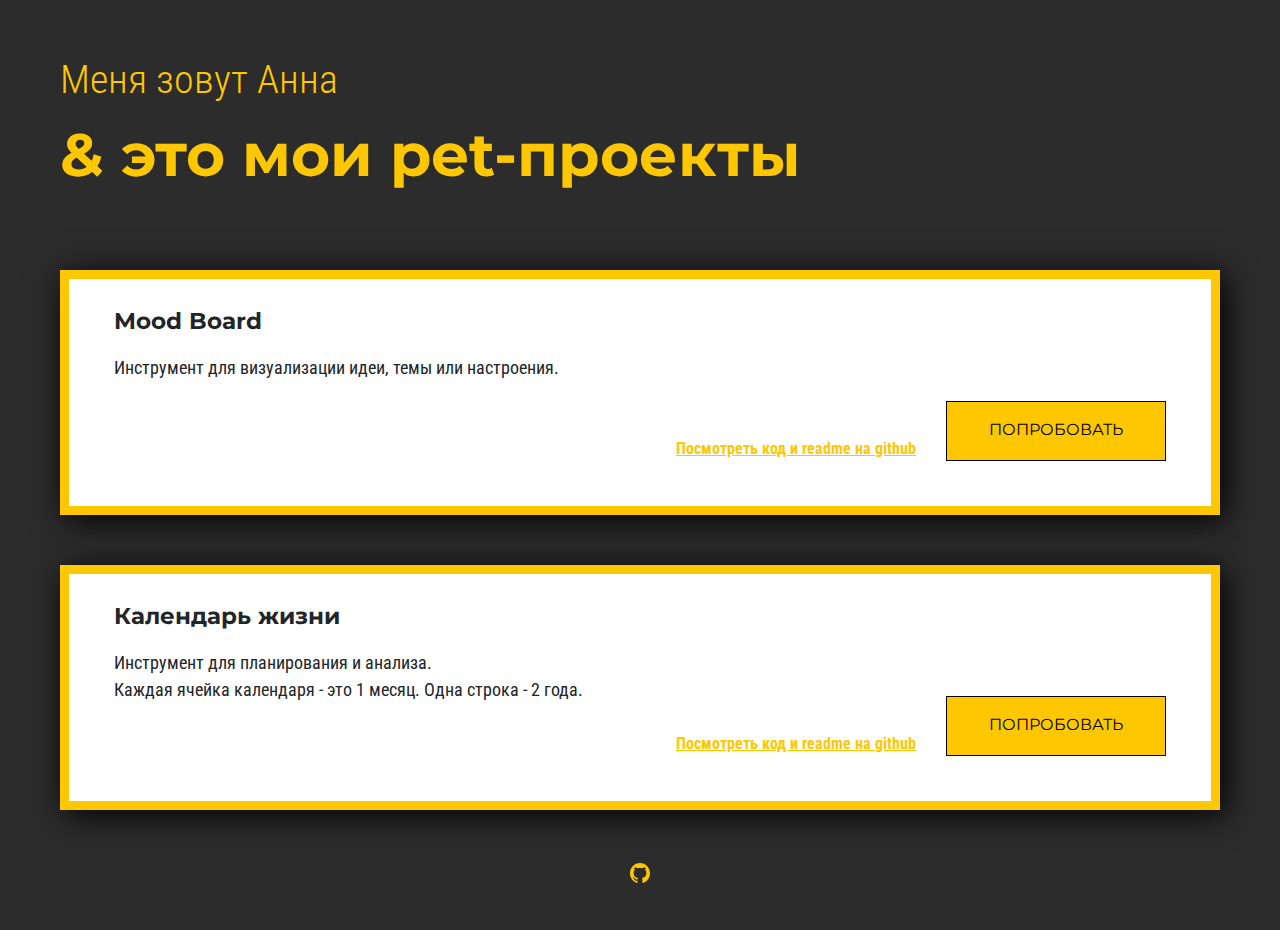
<file: index.html>
<!DOCTYPE html><html lang="en"><head><meta charset="UTF-8"><meta http-equiv="X-UA-Compatible" content="IE=edge"><meta name="viewport" content="width=device-width,initial-scale=1"><link rel="preconnect" href="https://fonts.googleapis.com"><link rel="preconnect" href="https://fonts.gstatic.com" crossorigin><link href="https://fonts.googleapis.com/css2?family=Montserrat:ital,wght@1,800&family=Roboto+Condensed:ital,wght@0,300;0,700;1,400&display=swap" rel="stylesheet"><link rel="stylesheet" href="css/style.min.css"><title>InzhevatkinaAV</title></head><body><header></header><div class="container"><h2>Меня зовут Анна</h2><h1>& это мои pet-проекты</h1><div class="projects_wrapper"><div class="project mood_board"><div class="project_description_wrapper"><h3>Mood Board</h3><p class="project_about">Инструмент для визуализации идеи, темы или настроения.</p></div><div class="project_link_wrapper"><a class="a_togithub" href="https://github.com/InzhevatkinaAV/MoodBoard" target="_blank">Посмотреть код и readme на github</a> <a class="a_try" href="../mood_board/mood_board.html" target="_blank"><div class="a_try_inner">ПОПРОБОВАТЬ</div></a></div></div><div class="project life_calendar"><div class="project_description_wrapper"><h3>Календарь жизни</h3><p class="project_about">Инструмент для планирования и анализа.<br>Каждая ячейка календаря - это 1 месяц. Одна строка - 2 года.</p></div><div class="project_link_wrapper"><a class="a_togithub" href="https://github.com/InzhevatkinaAV/LifeCalendar" target="_blank">Посмотреть код и readme на github</a> <a class="a_try" href="../life_calendar/life_calendar.html" target="_blank"><div class="a_try_inner">ПОПРОБОВАТЬ</div></a></div></div></div></div><footer><a href="https://github.com/InzhevatkinaAV?tab=repositories" target="_blank"><svg width="20" height="20" viewBox="0 0 30 30" fill="none" xmlns="http://www.w3.org/2000/svg"><path d="M15 0C6.7125 0 0 6.88685 0 15.3806C0 22.1775 4.2975 27.9413 10.2562 29.9735C11.0062 30.1182 11.2812 29.6422 11.2812 29.2339C11.2812 28.8687 11.2687 27.9009 11.2625 26.6187C7.09 27.5461 6.21 24.5553 6.21 24.5553C5.5275 22.7801 4.54125 22.3053 4.54125 22.3053C3.1825 21.3519 4.64625 21.3714 4.64625 21.3714C6.1525 21.4784 6.94375 22.9562 6.94375 22.9562C8.28125 25.3079 10.455 24.6283 11.3125 24.2357C11.4475 23.2405 11.8338 22.5636 12.2625 22.1788C8.93125 21.794 5.43 20.4714 5.43 14.5785C5.43 12.8998 6.01125 11.5277 6.97375 10.4516C6.805 10.0629 6.29875 8.499 7.105 6.38077C7.105 6.38077 8.36125 5.96861 11.23 7.95771C12.43 7.61597 13.705 7.44641 14.98 7.43858C16.255 7.44641 17.53 7.61597 18.73 7.95771C21.58 5.96861 22.8362 6.38077 22.8362 6.38077C23.6425 8.499 23.1362 10.0629 22.9862 10.4516C23.9425 11.5277 24.5237 12.8998 24.5237 14.5785C24.5237 20.4871 21.0175 21.7875 17.68 22.1658C18.205 22.6275 18.6925 23.5705 18.6925 25.0118C18.6925 27.07 18.6737 28.7239 18.6737 29.2235C18.6737 29.6265 18.9362 30.1078 19.705 29.9539C25.7062 27.9348 30 22.1671 30 15.3806C30 6.88685 23.2837 0 15 0Z" fill="#FFC700"/></svg></a></footer></body></html>
</file>
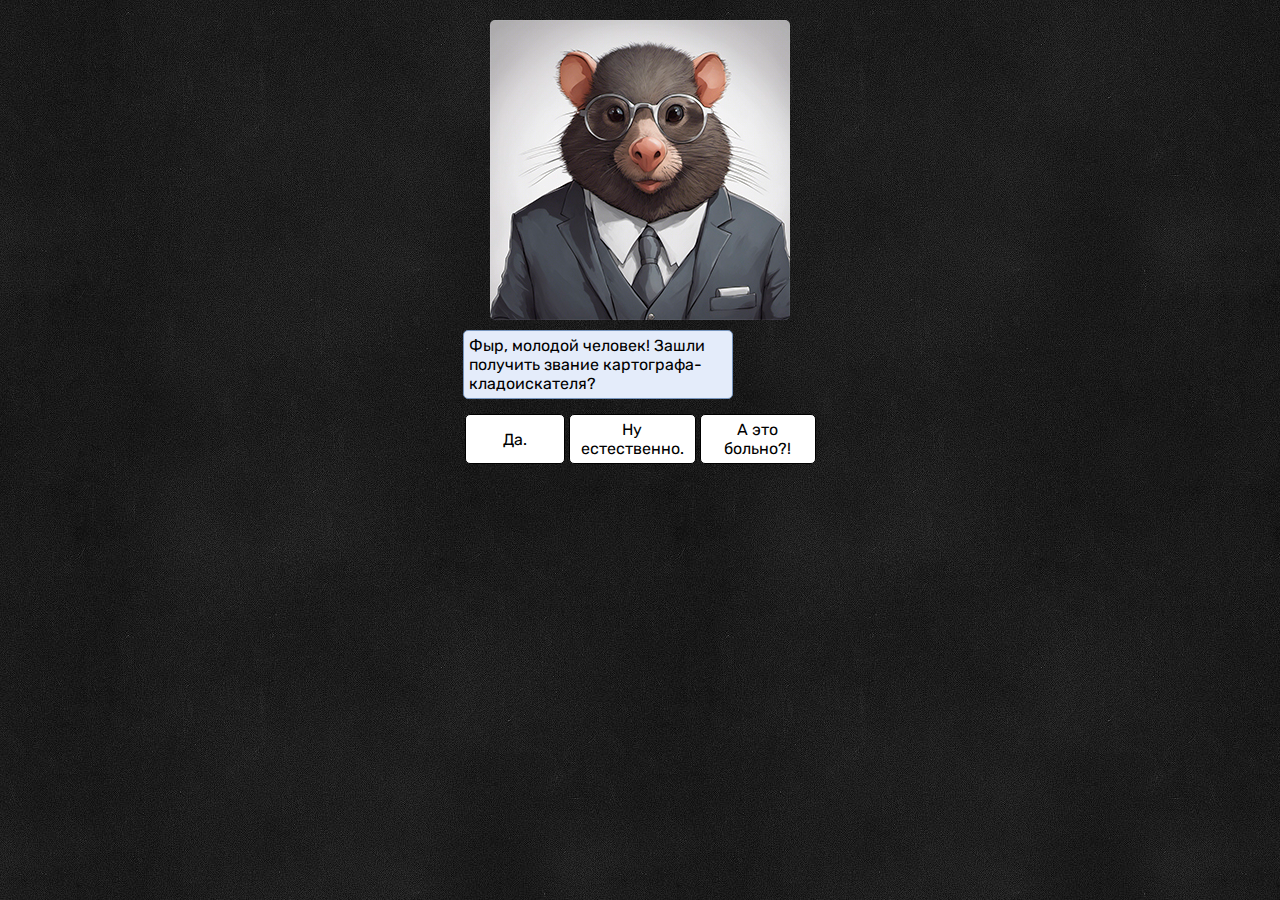
<file: game_cartographer/index.html>
<!DOCTYPE html>
<html lang="en">
<head>
    <meta charset="UTF-8">
    <meta name="viewport" content="width=device-width, initial-scale=1.0">
    <link rel="preconnect" href="https://fonts.googleapis.com">
    <link rel="preconnect" href="https://fonts.gstatic.com" crossorigin>
    <link href="https://fonts.googleapis.com/css2?family=Rubik&display=swap" rel="stylesheet">
    <link rel="stylesheet" href="./styles/variables.css">
    <link rel="stylesheet" href="./styles/style.css" />
    <title>Картограф</title>
</head>
<body>
    <section class="start-screen">
        <img class="start-screen_img" src="./images/examenator.jpg"/>

        <div class="message examenator">
            <p class="text">Фыр, молодой человек! Зашли получить звание картографа-кладоискателя?</p>
        </div>

        <div class="answers_wrapper">
            <button class="answer">Да.</button>
            <button class="answer">Ну естественно.</button>
            <button class="answer">А это больно?!</button>
        </div>

        <div class="wrapper-for-my-messages invisible">
            <div class="message me">
                <p></p>
            </div>
        </div>

        <div class="message examenator message-examenator-start">
            <p> Хо-хо, Вам предстоит сдать экзамен. Просто тыкайте пальцем в карту и дайте знать, что это Ваш ответ.
            <br><br>Тяните первый билет!</p>
        </div>

        <div class="tickets_wrapper">
            <div class="ticket"></div>
            <div class="ticket"></div>
            <div class="ticket"></div>
        </div>
    </section>

    <section class="quest-screen invisible">
        <div class="question_wrapper">
            <p class="question"></p>
        </div>

        <div class="map">
        </div>

        <div class="answers_wrapper">
            <button class="answer confirm">Думаю, клад тут.</button>
        </div>
        
        <div class="wrapper-for-my-messages invisible">
            <div class="message me">
                <p>Думаю, клад тут.</p>
            </div>
        </div>

        <div class="message examenator message-examenator-answer">
            <p></p>
        </div>

        <div class="tickets_wrapper">
            <div class="ticket"></div>
            <div class="ticket"></div>
            <div class="ticket"></div>
        </div>

        <div class="answers_wrapper">
            <button class="complete answer invisible">Подойти</button>
        </div>   
    </section>

    <section class="finish-screen invisible">
        <div class="result_wrapper">
            <p class="result"><p>
        </div>

        <img class="diplom" src="./images/examenator.jpg"/>
    </section>

    <script src="./scripts/script.js"></script>
</body>
</html>
</file>
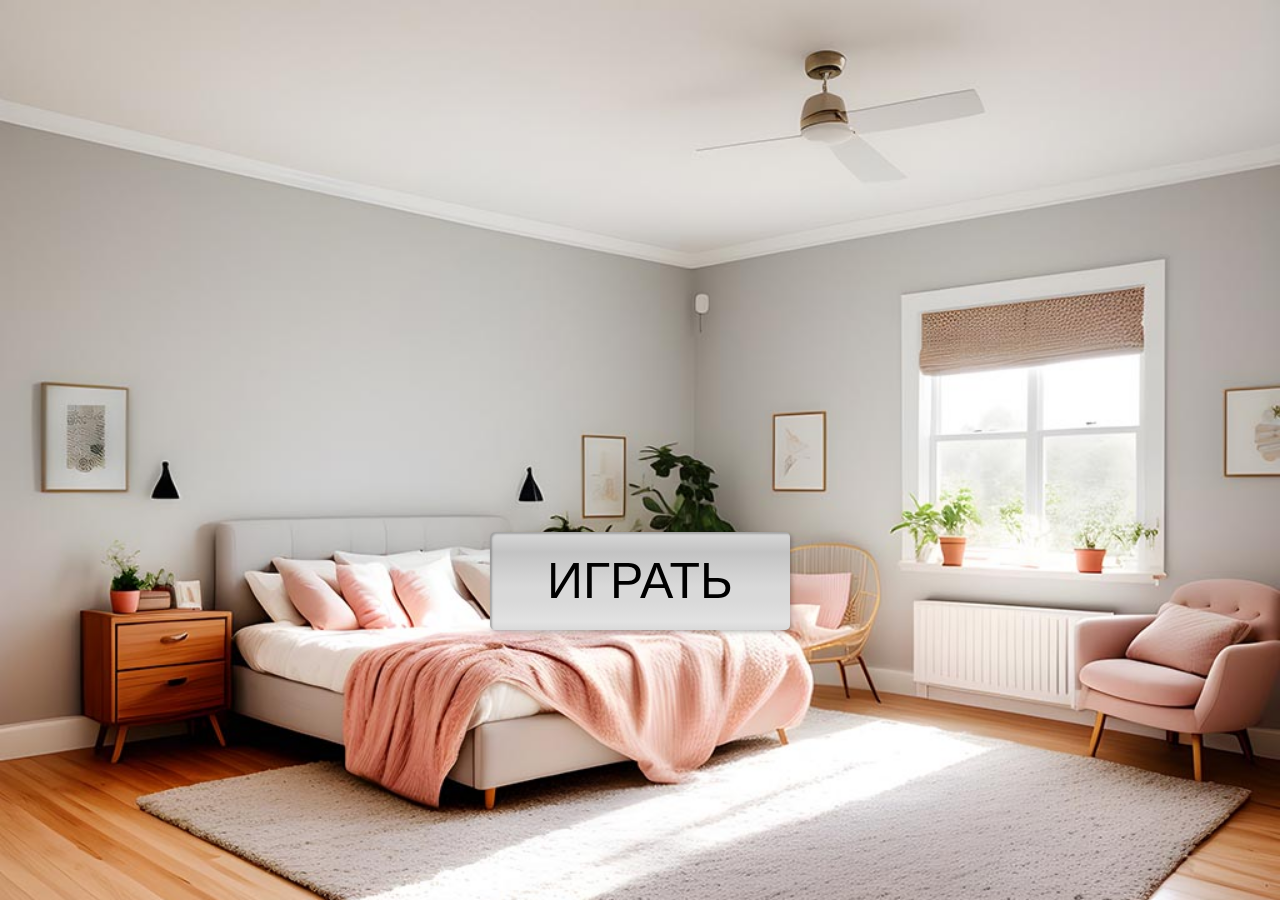
<file: VisualNovella/index.html>
<!doctype html><html lang="ru"><head><meta charset="UTF-8"><title>VN</title><script defer="defer" src="main.js"></script><link href="main.css" rel="stylesheet"></head><body class="main"><section class="sceene"><div class="notification"><p class="message_text notification-text center-position-text hidden"></p></div><div class="character hidden"><img class="character_body center-position hidden" src="body.png"> <img class="character_hair center-position hidden" src="hair_6.png"> <img class="character_makeup center-position hidden"> <img class="character_dress center-position hidden"> <img class="character_top center-position hidden" src="top_6.png"> <img class="character_bottom center-position hidden" src="bottom_3.png"> <img class="character_body_minor hidden" src="body.png"></div><div class="message"><div class="message_body"><p class="message_name hidden">Имя</p><p class="message_text hidden">Тут может поместиться много текста</p></div><button class="message_choice first-choice hidden" type="button">Выбор 1</button> <button class="message_choice second-choice hidden" type="button">Выбор 2</button></div><div class="wardrobe hidden"><button class="wardrobe_hair wardrobe-button hidden" type="button"></button> <button class="wardrobe_makeup wardrobe-button hidden" type="button"></button> <button class="wardrobe_dress wardrobe-button hidden" type="button"></button> <button class="wardrobe_top wardrobe-button hidden" type="button"></button> <button class="wardrobe_bottom wardrobe-button hidden" type="button"></button> <button class="wardrobe_submit wardrobe-button" type="button">Готово</button></div><button class="start">ИГРАТЬ</button></section></body></html>
</file>
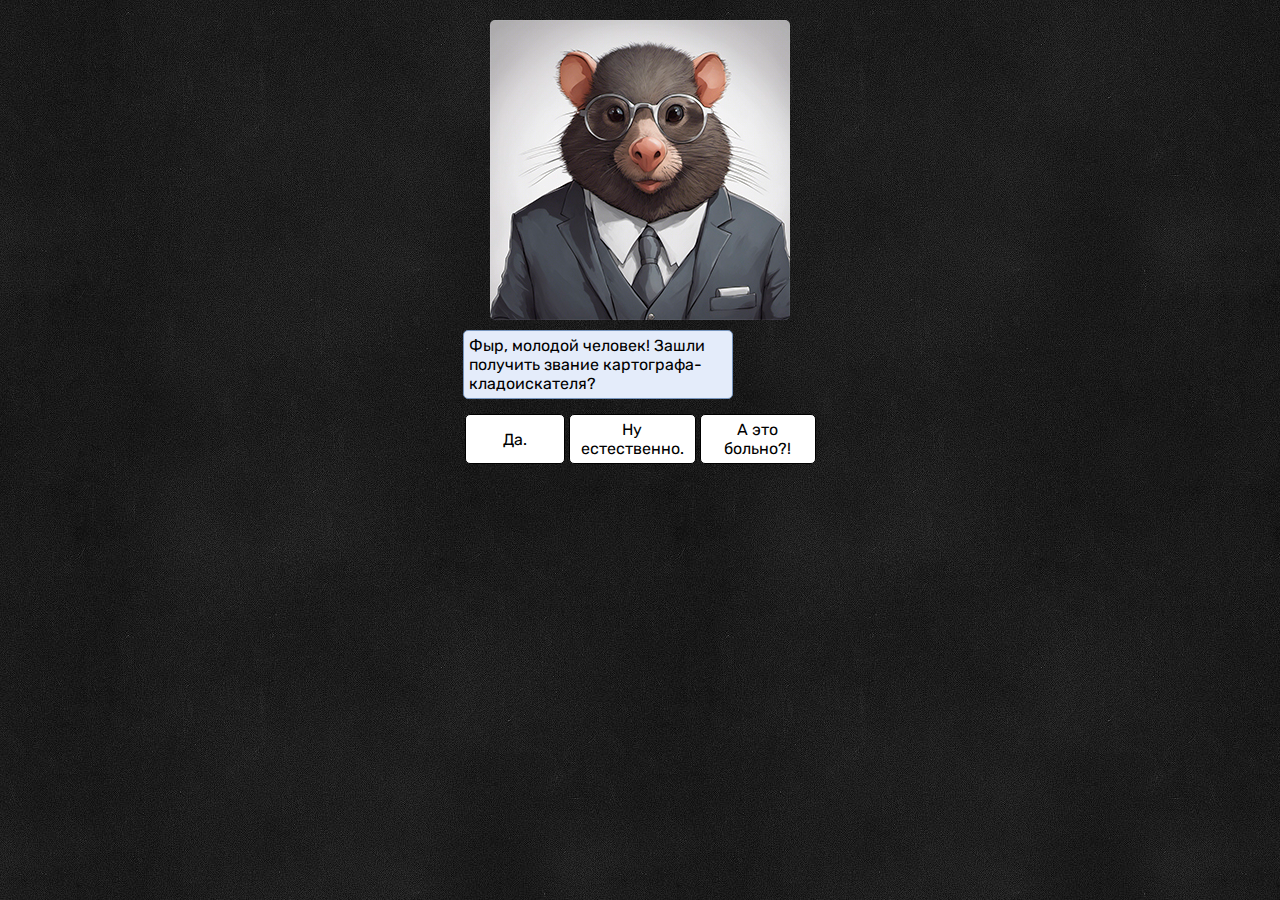
<file: game_cartographer/game-cartographer.html>
<!DOCTYPE html>
<html lang="en">
<head>
    <meta charset="UTF-8">
    <meta name="viewport" content="width=device-width, initial-scale=1.0">
    <link rel="preconnect" href="https://fonts.googleapis.com">
    <link rel="preconnect" href="https://fonts.gstatic.com" crossorigin>
    <link href="https://fonts.googleapis.com/css2?family=Rubik&display=swap" rel="stylesheet">
    <link rel="stylesheet" href="./styles/variables.css">
    <link rel="stylesheet" href="./styles/style.css" />
    <title>Картограф</title>
</head>
<body>
    <section class="start-screen">
        <img class="start-screen_img" src="./images/examenator.jpg"/>

        <div class="message examenator">
            <p class="text">Фыр, молодой человек! Зашли получить звание картографа-кладоискателя?</p>
        </div>

        <div class="answers_wrapper">
            <button class="answer">Да.</button>
            <button class="answer">Ну естественно.</button>
            <button class="answer">А это больно?!</button>
        </div>

        <div class="wrapper-for-my-messages invisible">
            <div class="message me">
                <p></p>
            </div>
        </div>

        <div class="message examenator message-examenator-start">
            <p> Хо-хо, Вам предстоит сдать экзамен. Просто тыкайте пальцем в карту и дайте знать, что это Ваш ответ.
            <br><br>Тяните первый билет!</p>
        </div>

        <div class="tickets_wrapper">
            <div class="ticket"></div>
            <div class="ticket"></div>
            <div class="ticket"></div>
        </div>
    </section>

    <section class="quest-screen invisible">
        <div class="question_wrapper">
            <p class="question"></p>
        </div>

        <div class="map">
        </div>

        <div class="answers_wrapper">
            <button class="answer confirm">Думаю, клад тут.</button>
        </div>
        
        <div class="wrapper-for-my-messages invisible">
            <div class="message me">
                <p>Думаю, клад тут.</p>
            </div>
        </div>

        <div class="message examenator message-examenator-answer">
            <p></p>
        </div>

        <div class="tickets_wrapper">
            <div class="ticket"></div>
            <div class="ticket"></div>
        </div>

        <div class="answers_wrapper">
            <button class="complete answer invisible">Подойти</button>
        </div>   
    </section>

    <section class="finish-screen invisible">
        <div class="result_wrapper">
            <p class="result"><p>
        </div>

        <img class="diplom" src="./images/examenator.jpg"/>
    </section>

    <script type="module" src="./scripts/script.js"></script>
</body>
</html>
</file>
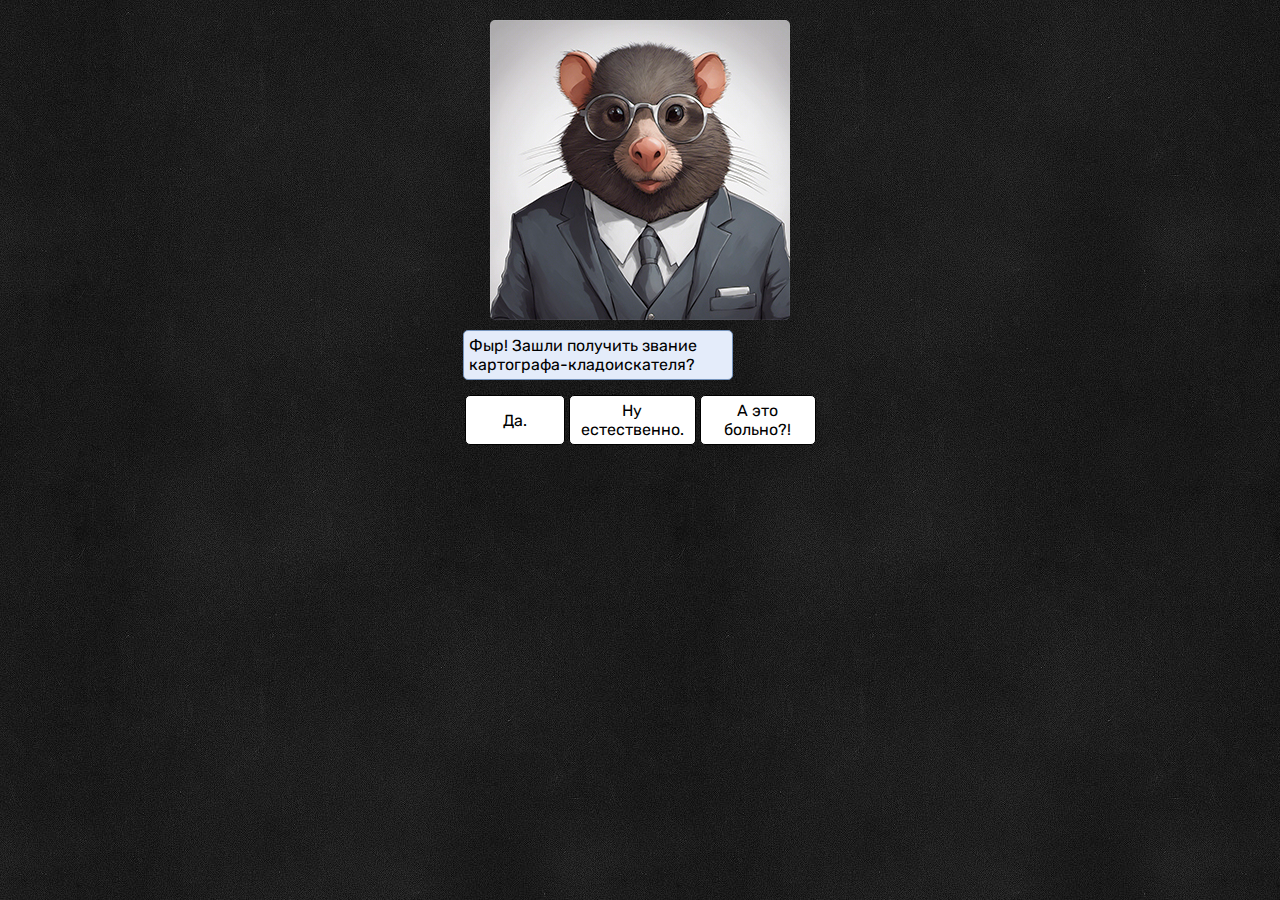
<file: game_cartographer/game_cartographer.html>
<!DOCTYPE html>
<html lang="en">
<head>
    <meta charset="UTF-8">
    <meta name="viewport" content="width=device-width, initial-scale=1.0">
    <link rel="preconnect" href="https://fonts.googleapis.com">
    <link rel="preconnect" href="https://fonts.gstatic.com" crossorigin>
    <link href="https://fonts.googleapis.com/css2?family=Rubik&display=swap" rel="stylesheet">
    <link rel="stylesheet" href="./styles/variables.css">
    <link rel="stylesheet" href="./styles/style.css" />
    <title>Картограф</title>
</head>
<body>
    <section class="start-screen">
        <img class="start-screen_img" src="./images/examenator.jpg"/>

        <div class="message examenator">
            <p class="text">Фыр! Зашли получить звание картографа-кладоискателя?</p>
        </div>

        <div class="answers_wrapper">
            <button class="answer">Да.</button>
            <button class="answer">Ну естественно.</button>
            <button class="answer">А это больно?!</button>
        </div>

        <div class="wrapper-for-my-messages invisible">
            <div class="message me">
                <p></p>
            </div>
        </div>

        <div class="message examenator message-examenator-start">
            <p> Хо-хо, Вам предстоит сдать экзамен. Просто тыкайте пальцем в карту и дайте знать, что это Ваш ответ.
            <br><br>Тяните первый билет!</p>
        </div>

        <div class="tickets_wrapper">
            <div class="ticket"></div>
            <div class="ticket"></div>
            <div class="ticket"></div>
        </div>
    </section>

    <section class="quest-screen invisible">
        <div class="question_wrapper">
            <p class="question"></p>
        </div>

        <div class="map">
        </div>

        <div class="answers_wrapper">
            <button class="answer confirm">Думаю, клад тут.</button>
        </div>
        
        <div class="wrapper-for-my-messages invisible">
            <div class="message me">
                <p>Думаю, клад тут.</p>
            </div>
        </div>

        <div class="message examenator message-examenator-answer">
            <p></p>
        </div>

        <div class="tickets_wrapper">
            <div class="ticket"></div>
            <div class="ticket"></div>
        </div>

        <div class="answers_wrapper">
            <button class="complete answer invisible">Подойти</button>
        </div>   
    </section>

    <section class="finish-screen invisible">
        <div class="result_wrapper">
            <p class="result"><p>
        </div>

        <img class="diplom" src="./images/examenator.jpg"/>
    </section>

    <script type="module" src="./scripts/script.js"></script>
</body>
</html>
</file>
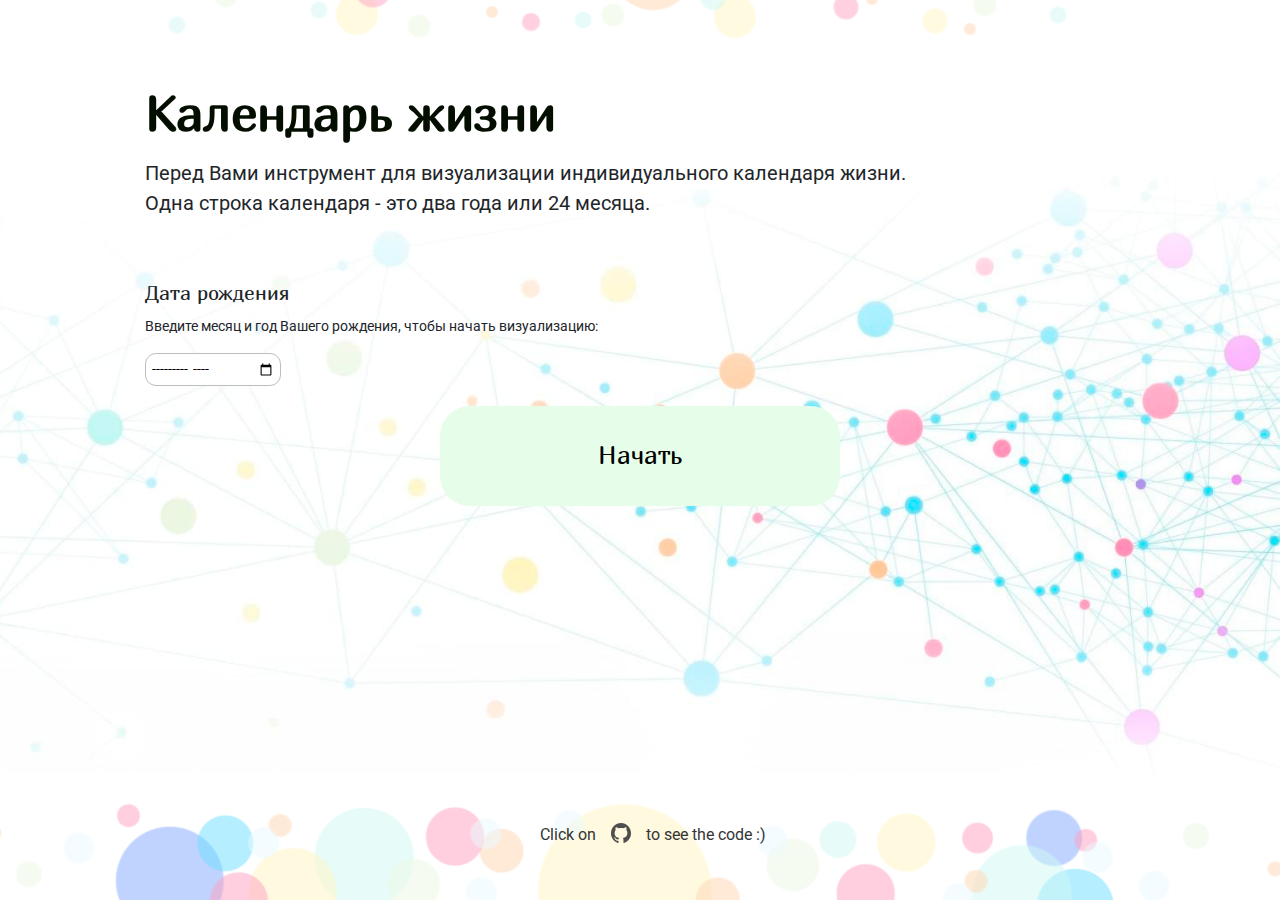
<file: life_calendar/life_calendar.html>
<!DOCTYPE html><html lang="en"><head><meta charset="UTF-8"><meta http-equiv="X-UA-Compatible" content="IE=edge"><meta name="viewport" content="width=device-width,initial-scale=1"><link rel="preconnect" href="https://fonts.googleapis.com"><link rel="preconnect" href="https://fonts.gstatic.com" crossorigin><link href="https://fonts.googleapis.com/css2?family=Marmelad&display=swap" rel="stylesheet"><link rel="preconnect" href="https://fonts.googleapis.com"><link rel="preconnect" href="https://fonts.gstatic.com" crossorigin><link href="https://fonts.googleapis.com/css2?family=Roboto:wght@400;500&display=swap" rel="stylesheet"><link rel="stylesheet" href="css/style.min.css"><title>LifeCalendar</title></head><body><header></header><div class="container"><section class="start_screen"><div class="about__wrapper"><h1>Календарь жизни</h1><p>Перед Вами инструмент для визуализации индивидуального календаря жизни.<br>Одна строка календаря - это два года или 24 месяца.</p></div><div class="birthday__wrapper"><h2>Дата рождения</h2><p>Введите месяц и год Вашего рождения, чтобы начать визуализацию:</p><form class="form_birthday"><input class="input_birthday" type="month" required> <button class="button_start">Начать</button></form></div></section><section class="events invisible"><div class="events_description"><h2>События</h2><p>Теперь Вы можете внести в календарь 33 самых важных воспоминания, плана и достижения:</p></div><div class="main__wrapper"><div class="cards__wrapper"><div class="card"><div class="form__wrapper"><form class="form_title"><input required class="input_title" requared type="text" maxlength="75" placeholder="Первый полет на метле!"></form><div class="color_and_month_wrapper"><form class="form_color"><input value="#29a725" class="input_color" type="color"></form><form class="form_month"><input required class="input_month" requared type="month"></form></div></div><div class="button_save-delete__wrapper"><button class="button_save_card">Запомнить</button> <button class="button_delete_card">Забыть</button></div></div><button class="button_add_new_card">Добавить воспоминание</button></div></div></section><section class="result invisible"><div class="result__wrapper"><div class="calendar"></div><div class="designation__wrapper"></div></div></section></div><footer><div class="footer__wrapper"><span>Click on</span> <a href="https://github.com/InzhevatkinaAV/LifeCalendar"><svg width="20" height="20" viewBox="0 0 30 30" fill="none" xmlns="http://www.w3.org/2000/svg"><path d="M15 0C6.7125 0 0 6.88685 0 15.3806C0 22.1775 4.2975 27.9413 10.2562 29.9735C11.0062 30.1182 11.2812 29.6422 11.2812 29.2339C11.2812 28.8687 11.2687 27.9009 11.2625 26.6187C7.09 27.5461 6.21 24.5553 6.21 24.5553C5.5275 22.7801 4.54125 22.3053 4.54125 22.3053C3.1825 21.3519 4.64625 21.3714 4.64625 21.3714C6.1525 21.4784 6.94375 22.9562 6.94375 22.9562C8.28125 25.3079 10.455 24.6283 11.3125 24.2357C11.4475 23.2405 11.8338 22.5636 12.2625 22.1788C8.93125 21.794 5.43 20.4714 5.43 14.5785C5.43 12.8998 6.01125 11.5277 6.97375 10.4516C6.805 10.0629 6.29875 8.499 7.105 6.38077C7.105 6.38077 8.36125 5.96861 11.23 7.95771C12.43 7.61597 13.705 7.44641 14.98 7.43858C16.255 7.44641 17.53 7.61597 18.73 7.95771C21.58 5.96861 22.8362 6.38077 22.8362 6.38077C23.6425 8.499 23.1362 10.0629 22.9862 10.4516C23.9425 11.5277 24.5237 12.8998 24.5237 14.5785C24.5237 20.4871 21.0175 21.7875 17.68 22.1658C18.205 22.6275 18.6925 23.5705 18.6925 25.0118C18.6925 27.07 18.6737 28.7239 18.6737 29.2235C18.6737 29.6265 18.9362 30.1078 19.705 29.9539C25.7062 27.9348 30 22.1671 30 15.3806C30 6.88685 23.2837 0 15 0Z" fill="#4e4e4e"/></svg> </a><span>to see the code :)</span></div></footer><script type="module" src="js/app.js"></script></body></html>
</file>
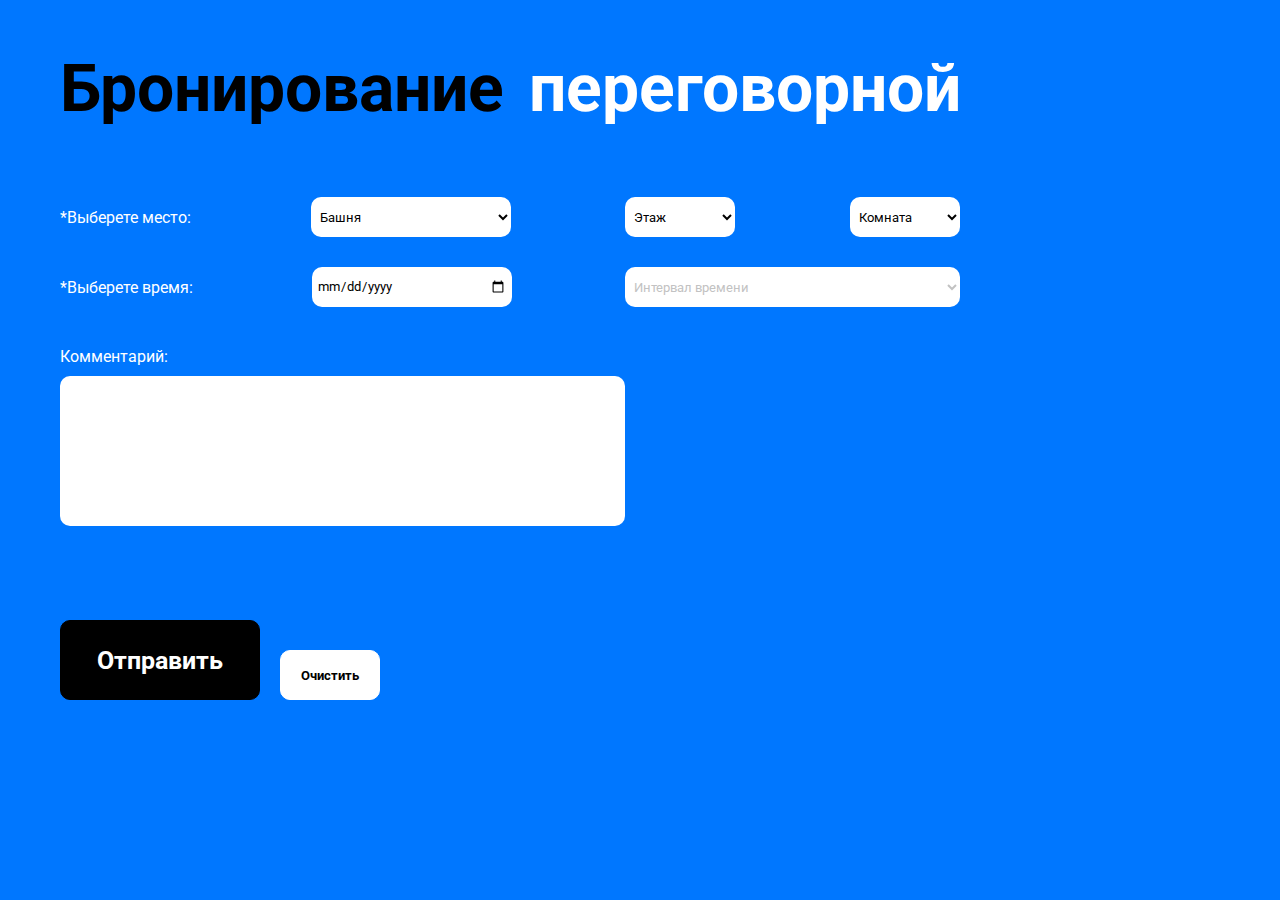
<file: meeting_rooms/meeting_rooms.html>
<!DOCTYPE html><html lang="en"><head><meta charset="UTF-8"><meta http-equiv="X-UA-Compatible" content="IE=edge"><meta name="viewport" content="width=device-width,initial-scale=1"><link rel="preconnect" href="https://fonts.googleapis.com"><link rel="preconnect" href="https://fonts.gstatic.com" crossorigin><link href="https://fonts.googleapis.com/css2?family=Roboto:wght@400;700&display=swap" rel="stylesheet"><link rel="stylesheet" href="css/style.min.css"><title>MeetingRooms</title></head><body><div class="container"><div class="title"><div class="title_text">Бронирование</div><div class="title_highlight">переговорной</div></div><div class="place"><div class="place_title">*Выберете место:</div><select id="town" required><option selected="selected" disabled="disabled" value="default">Башня</option></select><div class="place_floor"><select id="floor" required><option selected="selected" disabled="disabled" value="default">Этаж</option></select></div><div class="place_room"><select id="room" required><option selected="selected" disabled="disabled" value="default">Комната</option></select></div></div><div class="date_and_time"><div class="date_and_time_title">*Выберете время:</div><form class="date_form"><input requared type="date" id="date"></form><select id="time" readonly="true" class="non-ative_time" required><option selected="selected" disabled="disabled" value="default">Интервал времени</option></select></div><div class="comment"><div class="comment_title">Комментарий:</div><textarea id="comment_text"></textarea></div><div class="buttons"><div class="alert invisible"></div><button id="submit" class="active_btn">Отправить</button> <button id="clean">Очистить</button></div></div><script type="module" src="js/script.js"></script></body></html>
</file>
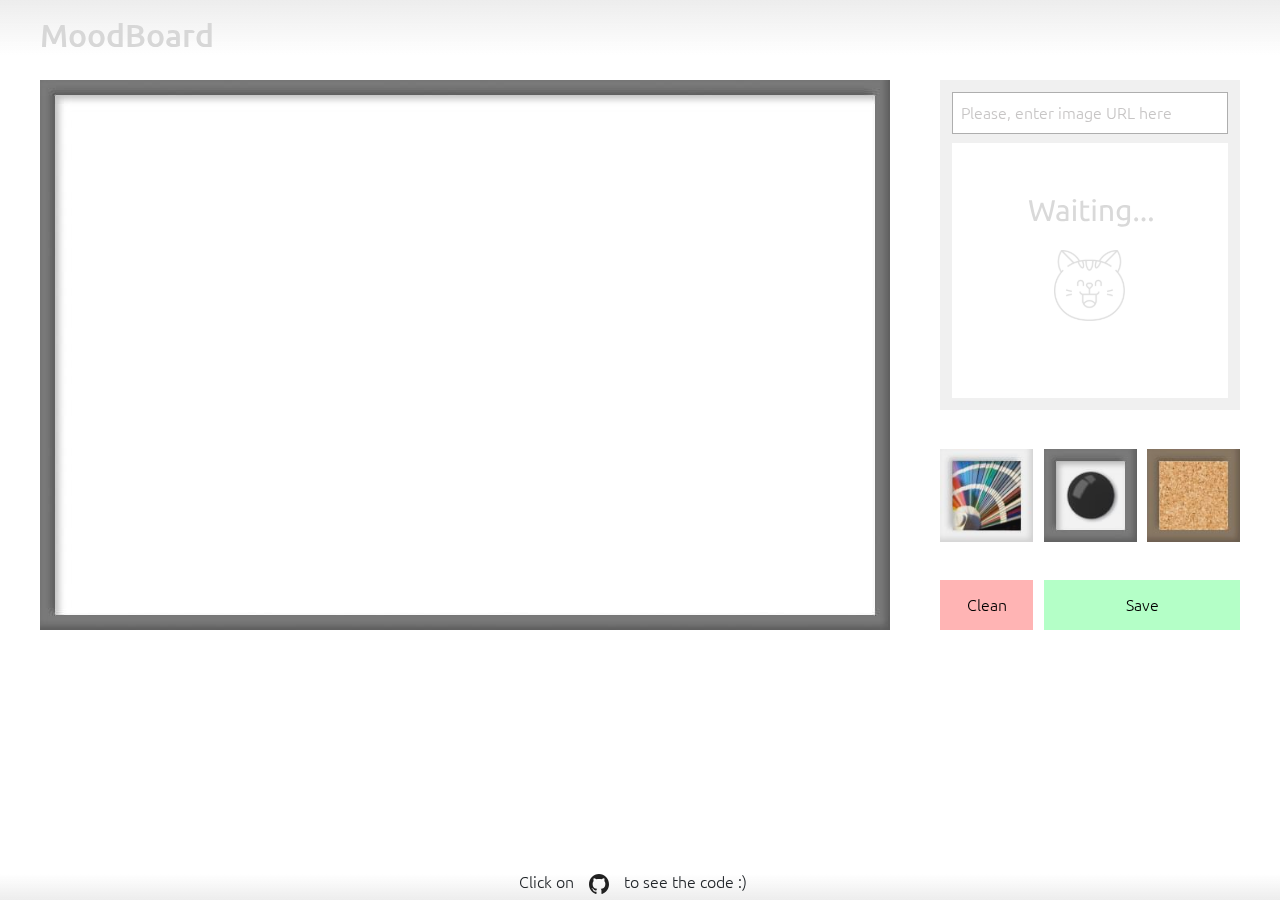
<file: mood_board/mood_board.html>
<!DOCTYPE html><html lang="en"><head><meta charset="UTF-8"><meta http-equiv="X-UA-Compatible" content="IE=edge"><meta name="viewport" content="width=device-width,initial-scale=1"><link rel="stylesheet" href="css/style.css"><title>MoodBoard</title></head><body><header><div class="container"><div class="menu__wrapper"><h1>MoodBoard</h1></div></div></header><section class="main"><div class="container"><div class="main__wrapper"><div class="board__wrapper"><canvas id="canvas"></canvas><div class="board-image_container"></div><div class="board-pins_container"></div><form class="board-palette_container"></form></div><div class="interface"><div class="get_new_image__wrapper"><form id="form_new_image-url"><input id="new_image-url" type="url" placeholder="Please, enter image URL here"></form><div id="new_image__wrapper"><img id="new_image" src="img/default_picture.svg" alt="newImage"></div></div><div class="decorations__wrapper"><button id="btn_color"></button> <button id="btn_pins"></button> <button id="btn_switch_color"></button></div><div class="btn__wrapper"><button id="btn_clean">Clean</button> <button id="btn_save">Save</button></div></div><div class="advice"><p class="p_header">Amaizing work!</p><p>Now you can save it<br>on your PC:<br><b>click on the board and choose "Save image as..."</b></p><bottom id="continue">Continue</bottom></div></div></div></section><footer><div class="footer__wrapper"><span>Click on</span> <a href="https://github.com/InzhevatkinaAV/MoodBoard"><svg width="20" height="20" viewBox="0 0 30 30" fill="none" xmlns="http://www.w3.org/2000/svg"><path d="M15 0C6.7125 0 0 6.88685 0 15.3806C0 22.1775 4.2975 27.9413 10.2562 29.9735C11.0062 30.1182 11.2812 29.6422 11.2812 29.2339C11.2812 28.8687 11.2687 27.9009 11.2625 26.6187C7.09 27.5461 6.21 24.5553 6.21 24.5553C5.5275 22.7801 4.54125 22.3053 4.54125 22.3053C3.1825 21.3519 4.64625 21.3714 4.64625 21.3714C6.1525 21.4784 6.94375 22.9562 6.94375 22.9562C8.28125 25.3079 10.455 24.6283 11.3125 24.2357C11.4475 23.2405 11.8338 22.5636 12.2625 22.1788C8.93125 21.794 5.43 20.4714 5.43 14.5785C5.43 12.8998 6.01125 11.5277 6.97375 10.4516C6.805 10.0629 6.29875 8.499 7.105 6.38077C7.105 6.38077 8.36125 5.96861 11.23 7.95771C12.43 7.61597 13.705 7.44641 14.98 7.43858C16.255 7.44641 17.53 7.61597 18.73 7.95771C21.58 5.96861 22.8362 6.38077 22.8362 6.38077C23.6425 8.499 23.1362 10.0629 22.9862 10.4516C23.9425 11.5277 24.5237 12.8998 24.5237 14.5785C24.5237 20.4871 21.0175 21.7875 17.68 22.1658C18.205 22.6275 18.6925 23.5705 18.6925 25.0118C18.6925 27.07 18.6737 28.7239 18.6737 29.2235C18.6737 29.6265 18.9362 30.1078 19.705 29.9539C25.7062 27.9348 30 22.1671 30 15.3806C30 6.88685 23.2837 0 15 0Z" fill="#212121"/></svg> </a><span>to see the code :)</span></div></footer><div class="overlay"></div><script type="module" src="js/script.js"></script></body></html>
</file>
<file: game_cartographer/styles/variables.css>
:root {
    --message-neutral: #E4ECFA;
    --message-negative: #efbebe;
    --message-positive: #beefca;
    --message-neutral_border: #8ea7d2;
    --message-negative_border: #dc7474;
    --message-positive_border: #63bc79;
    --message-my: #ffffff;
}
</file>
<file: game_cartographer/styles/style.css>
* {
  box-sizing: border-box;
  margin: 0;
  padding: 0;
}

body {
    margin: 0 auto;
    width: 375px;
    padding: 10px;
    transition: all 1s;
    padding: 10px;
    font-family: 'Rubik', sans-serif;
    font-size: 16px;

    background-image: url('../images/background.jpg');
    background-repeat: repeat;
}

button {
    border-radius: 5px;
    border: 1px solid var(--message-neutral);
    background-color: #fff;
    border: 1px solid #000;
    font-family: 'Rubik', sans-serif;
    font-size: 16px;
}

button:hover {
    transform: scale(1.03);
}

/* Стартовый экран */
.start-screen_img {
    display: block;
    margin: 10px auto;
    width: 300px;
    height: 300px;
    object-fit: fill;
    border-radius: 5px;
}

.wrapper-for-my-messages {
    display: flex;
    justify-content: end;
}

.message {
    max-width: 270px;
    padding: 5px;
    margin-bottom: 15px;
    border-radius: 5px;
    transition: all 1s;
}

.examenator {
    background-color: var(--message-neutral);
    border: 1px solid #7695be;
}

.me {
    background-color: var(--message-my); 
    border: 1px solid #b4b1b1;
}

.message-examenator-start {
    opacity: 0;
}

.invisible {
    display: none;
}

.answers_wrapper {
    display: flex;
    justify-content: center;
    margin-bottom: 15px;
}

.answer {
    min-width: 100px;
    padding: 5px 10px;
    margin: 0 2px;
}

.tickets_wrapper {
    opacity: 0;
    display: none;
    justify-content: center;
}

.ticket {
    width: 100px;
    height: 30px;
    margin: 0 auto;
    background-image: url('../images/ticket.jpg');
    background-size: cover;
    background-position: center;
    background-repeat: no-repeat;
    border: 1px solid #cacace;
}

.ticket-used {
    display: none;
} 

.ticket:hover {
    transform: scale(1.1);
}

/* Квестовый экран */
.question_wrapper {
    width: 100%;
    padding: 5px;
    border-radius: 5px;
    background-color: var(--message-neutral);
    border: 1px solid #7695be;
}

.map {
    width: 300px;
    height: 300px;
    display: grid;
    margin: 20px auto;
    grid-template-columns: repeat(6, 50px);
    grid-template-rows: repeat(6, 50px);
    background-image: url('../images/map_3.jpg');
    background-size: cover;
    background-position: center;
    background-repeat: no-repeat;
}

.map-item {
    width: 100%;
    height: 100%;
    border: 1px dotted #000;
}

.map-item:hover {
    background-color: rgba(243, 241, 113, 0.2);
}

.map-item_selected {
    background-color: rgba(243, 241, 113, 0.2);
    border: 1px solid #000;
}

.map-item_true {
    background-color: rgba(113, 243, 122, 0.3);
    border: 1px solid #000;
}

.map-item_false {
    background-color: rgba(243, 113, 113, 0.3);
    border: 1px solid #000;
}

.message-examenator-answer {
    opacity: 0;
    display: none;
    background-color: var(--message-neutral);
    border: 1px solid var(--message-neutral_border);
}

.message-examenator-answer_true {
    background-color: var(--message-positive);
    border: 1px solid var(--message-positive_border);
}

.message-examenator-answer_false {
    background-color: var(--message-negative);
    border: 1px solid var(--message-negative_border);
}

/* Результат */
.result_wrapper {
    width: 300px;
    min-height: 100px;
    border-radius: 5px;
    padding: 5px;
    margin: 20px auto;
    background-color: var(--message-neutral);
    border: 1px solid #7695be;
}

.diplom {
    display: block;
    width: 300px;
    margin: 0 auto;
}
</file>
<file: VisualNovella/main.css>
*{box-sizing:border-box;margin:0;padding:0}.sceene{background-image:url(bedroom.jpg);background-position:50%;background-repeat:no-repeat;background-size:cover;display:block;height:100svh;margin:0 auto;position:relative;width:100svw}.start{background:linear-gradient(180deg,#d9d9d9,#c3c3c3 20.31%,#d9d9d9 56.25%,#d9d9d9 71.35%,#e2e2e2 91.67%,#d9d9d9);border:none;border-radius:5px;bottom:30vh;box-shadow:2px 2px 4px 0 rgba(0,0,0,.25),inset 2px 2px 2px 0 rgba(0,0,0,.25);font-family:Franklin Gothic Medium,Arial Narrow,Arial,sans-serif;font-size:50px;left:calc(50vw - 150px);padding:20px 0;position:absolute;width:300px}.start:hover{box-shadow:4px 4px 4px 0 rgba(0,0,0,.25),inset 2px 2px 4px 0 rgba(0,0,0,.25)}.message{bottom:5svh;display:flex;flex-direction:column;gap:20px;left:calc(50vw - 300px);position:absolute;width:600px;z-index:10}.message-in-center{bottom:40svh}.message_body{position:relative}.message_name{background:linear-gradient(180deg,#d9d9d9,#c3c3c3 20.31%,#d9d9d9 56.25%,#d9d9d9 71.35%,#e2e2e2 91.67%,#d9d9d9);border-radius:5px;box-shadow:2px 2px 4px 0 rgba(0,0,0,.25),inset 2px 2px 2px 0 rgba(0,0,0,.25);font-family:Franklin Gothic Medium,Arial Narrow,Arial,sans-serif;font-size:50px;left:100px;padding:5px;position:absolute;text-align:center;top:-45px;width:400px;z-index:10}.message_text{background-color:hsla(0,1%,85%,.9);border:1px dotted #474646;border-radius:5px;padding:20px}.message_choice,.message_text{border-radius:15px;font-family:Arial,sans-serif;font-size:42px;text-align:left;z-index:9}.message_choice{background:linear-gradient(180deg,#d9d9d9,#c3c3c3 20.31%,#d9d9d9 56.25%,#d9d9d9 71.35%,#e2e2e2 91.67%,#d9d9d9);border:none;box-shadow:2px 2px 4px 0 rgba(0,0,0,.25),inset 2px 2px 2px 0 rgba(0,0,0,.25);padding:10px}.message_choice:hover{box-shadow:4px 4px 4px 0 rgba(0,0,0,.25),inset 2px 2px 4px 0 rgba(0,0,0,.25)}.notification{left:calc(50vw - 300px);position:absolute;top:20px;width:600px}.notification-text{padding-top:10px}.character{bottom:40px;left:calc(50vw - 150px);position:absolute}.character_body{bottom:-40px;display:block;height:70svh;left:-50px;position:absolute;z-index:1}.character_bottom,.character_dress,.character_hair,.character_makeup,.character_top{bottom:-40px;display:block;height:70svh;left:50px;position:absolute;z-index:2}.character_hair{z-index:5}.character_makeup{z-index:4}.character_top{z-index:3}.character_body_minor{bottom:-40px;display:block;height:70svh;left:-12vw;position:absolute;z-index:1}.center-position{left:-200px}.center-position-text{text-align:center}.wardrobe{align-items:flex-end;bottom:50px;display:flex;flex-direction:column;gap:7svw;position:absolute;right:20px}.wardrobe-button{background:linear-gradient(180deg,#d9d9d9,#c3c3c3 20.31%,#d9d9d9 56.25%,#d9d9d9 71.35%,#e2e2e2 91.67%,#d9d9d9);background-position:50%;background-repeat:no-repeat;background-size:90%;border:none;border-radius:15px;box-shadow:2px 2px 4px 0 rgba(0,0,0,.25),inset 2px 2px 2px 0 rgba(0,0,0,.25);height:15svw;padding:10px;width:15svw}.wardrobe-button:hover{box-shadow:4px 4px 4px 0 rgba(0,0,0,.25),inset 2px 2px 4px 0 rgba(0,0,0,.25)}.wardrobe_hair{background-image:url(woman-hair.png)}.wardrobe_hair,.wardrobe_makeup{box-shadow:2px 2px 4px 0 hsla(0,0%,100%,.5),inset 2px 2px 2px 0 hsla(0,0%,100%,.25)}.wardrobe_makeup{background-image:url(eye-make-up.png)}.wardrobe_dress{background-image:url(dress.png)}.wardrobe_dress,.wardrobe_top{box-shadow:2px 2px 4px 0 hsla(0,0%,100%,.5),inset 2px 2px 2px 0 hsla(0,0%,100%,.25)}.wardrobe_top{background-image:url(t-shirt.png)}.wardrobe_bottom{background-image:url(skirt.png);box-shadow:2px 2px 4px 0 hsla(0,0%,100%,.5),inset 2px 2px 2px 0 hsla(0,0%,100%,.25)}.wardrobe_submit{background-color:#dad9d9;font-family:Franklin Gothic Medium,Arial Narrow,Arial,sans-serif;font-size:42px;height:10svw;margin-top:50px;width:20svw}.hidden{display:none}
</file>
<file: css/style.min.css>
/*!
 * Bootstrap Reboot v4.3.1 (https://getbootstrap.com/)
 * Copyright 2011-2019 The Bootstrap Authors
 * Copyright 2011-2019 Twitter, Inc.
 * Licensed under MIT (https://github.com/twbs/bootstrap/blob/master/LICENSE)
 * Forked from Normalize.css, licensed MIT (https://github.com/necolas/normalize.css/blob/master/LICENSE.md)
 */*,::after,::before{box-sizing:border-box}html{font-family:sans-serif;line-height:1.15;-webkit-text-size-adjust:100%;-webkit-tap-highlight-color:rgba(0,0,0,0)}article,aside,figcaption,figure,footer,header,hgroup,main,nav,section{display:block}body{margin:0;font-family:-apple-system,BlinkMacSystemFont,"Segoe UI",Roboto,"Helvetica Neue",Arial,"Noto Sans",sans-serif,"Apple Color Emoji","Segoe UI Emoji","Segoe UI Symbol","Noto Color Emoji";font-size:1rem;font-weight:400;line-height:1.5;color:#212529;text-align:left;background-color:#fff}[tabindex="-1"]:focus{outline:0!important}hr{box-sizing:content-box;height:0;overflow:visible}h1,h2,h3,h4,h5,h6{margin-top:0;margin-bottom:.5rem}p{margin-top:0;margin-bottom:1rem}abbr[data-original-title],abbr[title]{text-decoration:underline;-webkit-text-decoration:underline dotted;text-decoration:underline dotted;cursor:help;border-bottom:0;-webkit-text-decoration-skip-ink:none;text-decoration-skip-ink:none}address{margin-bottom:1rem;font-style:normal;line-height:inherit}dl,ol,ul{margin-top:0;margin-bottom:1rem}ol ol,ol ul,ul ol,ul ul{margin-bottom:0}dt{font-weight:700}dd{margin-bottom:.5rem;margin-left:0}blockquote{margin:0 0 1rem}b,strong{font-weight:bolder}small{font-size:80%}sub,sup{position:relative;font-size:75%;line-height:0;vertical-align:baseline}sub{bottom:-.25em}sup{top:-.5em}a{color:#007bff;text-decoration:none;background-color:rgba(0,0,0,0)}a:hover{color:#0056b3;text-decoration:underline}a:not([href]):not([tabindex]){color:inherit;text-decoration:none}a:not([href]):not([tabindex]):focus,a:not([href]):not([tabindex]):hover{color:inherit;text-decoration:none}a:not([href]):not([tabindex]):focus{outline:0}code,kbd,pre,samp{font-family:SFMono-Regular,Menlo,Monaco,Consolas,"Liberation Mono","Courier New",monospace;font-size:1em}pre{margin-top:0;margin-bottom:1rem;overflow:auto}figure{margin:0 0 1rem}img{vertical-align:middle;border-style:none}svg{overflow:hidden;vertical-align:middle}table{border-collapse:collapse}caption{padding-top:.75rem;padding-bottom:.75rem;color:#6c757d;text-align:left;caption-side:bottom}th{text-align:inherit}label{display:inline-block;margin-bottom:.5rem}button{border-radius:0}button:focus{outline:1px dotted;outline:5px auto -webkit-focus-ring-color}button,input,optgroup,select,textarea{margin:0;font-family:inherit;font-size:inherit;line-height:inherit}button,input{overflow:visible}button,select{text-transform:none}select{word-wrap:normal}[type=button],[type=reset],[type=submit],button{-webkit-appearance:button}[type=button]:not(:disabled),[type=reset]:not(:disabled),[type=submit]:not(:disabled),button:not(:disabled){cursor:pointer}[type=button]::-moz-focus-inner,[type=reset]::-moz-focus-inner,[type=submit]::-moz-focus-inner,button::-moz-focus-inner{padding:0;border-style:none}input[type=checkbox],input[type=radio]{box-sizing:border-box;padding:0}input[type=date],input[type=datetime-local],input[type=month],input[type=time]{-webkit-appearance:listbox}textarea{overflow:auto;resize:vertical}fieldset{min-width:0;padding:0;margin:0;border:0}legend{display:block;width:100%;max-width:100%;padding:0;margin-bottom:.5rem;font-size:1.5rem;line-height:inherit;color:inherit;white-space:normal}progress{vertical-align:baseline}[type=number]::-webkit-inner-spin-button,[type=number]::-webkit-outer-spin-button{height:auto}[type=search]{outline-offset:-2px;-webkit-appearance:none}[type=search]::-webkit-search-decoration{-webkit-appearance:none}::-webkit-file-upload-button{font:inherit;-webkit-appearance:button}output{display:inline-block}summary{display:list-item;cursor:pointer}template{display:none}[hidden]{display:none!important}body{background:#2c2c2c}header{height:30px}.container{width:1200px;margin:0 auto;padding:20px;min-height:calc(100vh - 30px - 100px)}h1{color:#ffc700;font-family:Montserrat,sans-serif;font-size:60px;margin:0}h2{color:#ffc700;font-family:"Roboto Condensed",sans-serif;font-weight:300;font-size:40px;margin:0}h3{font-family:Montserrat,sans-serif;font-size:23px;margin-bottom:15px}p{font-family:"Roboto Condensed",sans-serif;font-weight:400;font-size:18px}.projects_wrapper{margin-top:70px;width:1160px}.projects_wrapper .project{position:relative;width:100%;height:245px;margin:50px 0 0 0;padding:25px 45px;background:#fff;border:9px solid #ffc700;box-shadow:5px 5px 30px #000}.projects_wrapper .project_link_wrapper{position:absolute;bottom:45px;right:45px;width:600px;display:flex;justify-content:end;align-items:end}.projects_wrapper .project_link_wrapper .a_togithub{text-decoration:underline;color:#ffc700;font-family:"Roboto Condensed",sans-serif;font-weight:700;font-size:16px;transition:all 1s}.projects_wrapper .project_link_wrapper .a_togithub:hover{text-decoration:none;color:#000;cursor:pointer}.projects_wrapper .project_link_wrapper .a_try{color:#000;margin-left:30px;font-family:Montserrat,sans-serif;font-size:16px}.projects_wrapper .project_link_wrapper .a_try:hover{text-decoration:none;cursor:pointer}.projects_wrapper .project_link_wrapper .a_try_inner{width:220px;height:60px;background-color:#ffc700;text-align:center;padding:16px;border:1px solid #000;transition:all 1s}.projects_wrapper .project_link_wrapper .a_try_inner:hover{background-color:#fff;border:1px solid #ffc700}footer{height:100px;display:flex;justify-content:center;padding-top:30px}footer a{margin:0 auto}footer a:hover svg path{transition:1s all;fill:#fff}@media(max-width:1200px){.container{width:990px}.projects_wrapper{width:950px}.projects_wrapper .project{height:300px}}@media(max-width:990px){.container{width:760px}.projects_wrapper{width:720px}.projects_wrapper .project{height:300px}h1{font-size:50px}h2{font-size:30px}}@media(max-width:768px){.container{width:480px}.projects_wrapper{width:440px}.projects_wrapper .project{height:400px}.projects_wrapper .project_link_wrapper{width:100%;height:100px;right:0;flex-direction:column;justify-content:space-between;align-items:center}.projects_wrapper .project_link_wrapper .a_togithub{font-size:14px}.projects_wrapper .project_link_wrapper .a_try{margin-left:0}}@media(max-width:480px){.container{width:320px}h1{font-size:30px}h2{font-size:25px}h3{font-size:20px}p{font-size:16px}.projects_wrapper{width:280px;margin-top:10px}.projects_wrapper .project{padding:25px}.projects_wrapper .project_link_wrapper{height:120px}.projects_wrapper .project_link_wrapper .a_try_inner{width:200px}}
</file>
<file: life_calendar/css/style.min.css>
/*!
 * Bootstrap Reboot v4.3.1 (https://getbootstrap.com/)
 * Copyright 2011-2019 The Bootstrap Authors
 * Copyright 2011-2019 Twitter, Inc.
 * Licensed under MIT (https://github.com/twbs/bootstrap/blob/master/LICENSE)
 * Forked from Normalize.css, licensed MIT (https://github.com/necolas/normalize.css/blob/master/LICENSE.md)
 */*,::after,::before{box-sizing:border-box}html{font-family:sans-serif;line-height:1.15;-webkit-text-size-adjust:100%;-webkit-tap-highlight-color:rgba(0,0,0,0)}article,aside,figcaption,figure,footer,header,hgroup,main,nav,section{display:block}body{margin:0;font-family:-apple-system,BlinkMacSystemFont,"Segoe UI",Roboto,"Helvetica Neue",Arial,"Noto Sans",sans-serif,"Apple Color Emoji","Segoe UI Emoji","Segoe UI Symbol","Noto Color Emoji";font-size:1rem;font-weight:400;line-height:1.5;color:#212529;text-align:left;background-color:#fff}[tabindex="-1"]:focus{outline:0!important}hr{box-sizing:content-box;height:0;overflow:visible}h1,h2,h3,h4,h5,h6{margin-top:0;margin-bottom:.5rem}p{margin-top:0;margin-bottom:1rem}abbr[data-original-title],abbr[title]{text-decoration:underline;-webkit-text-decoration:underline dotted;text-decoration:underline dotted;cursor:help;border-bottom:0;-webkit-text-decoration-skip-ink:none;text-decoration-skip-ink:none}address{margin-bottom:1rem;font-style:normal;line-height:inherit}dl,ol,ul{margin-top:0;margin-bottom:1rem}ol ol,ol ul,ul ol,ul ul{margin-bottom:0}dt{font-weight:700}dd{margin-bottom:.5rem;margin-left:0}blockquote{margin:0 0 1rem}b,strong{font-weight:bolder}small{font-size:80%}sub,sup{position:relative;font-size:75%;line-height:0;vertical-align:baseline}sub{bottom:-.25em}sup{top:-.5em}a{color:#007bff;text-decoration:none;background-color:rgba(0,0,0,0)}a:hover{color:#0056b3;text-decoration:underline}a:not([href]):not([tabindex]){color:inherit;text-decoration:none}a:not([href]):not([tabindex]):focus,a:not([href]):not([tabindex]):hover{color:inherit;text-decoration:none}a:not([href]):not([tabindex]):focus{outline:0}code,kbd,pre,samp{font-family:SFMono-Regular,Menlo,Monaco,Consolas,"Liberation Mono","Courier New",monospace;font-size:1em}pre{margin-top:0;margin-bottom:1rem;overflow:auto}figure{margin:0 0 1rem}img{vertical-align:middle;border-style:none}svg{overflow:hidden;vertical-align:middle}table{border-collapse:collapse}caption{padding-top:.75rem;padding-bottom:.75rem;color:#6c757d;text-align:left;caption-side:bottom}th{text-align:inherit}label{display:inline-block;margin-bottom:.5rem}button{border-radius:0}button:focus{outline:1px dotted;outline:5px auto -webkit-focus-ring-color}button,input,optgroup,select,textarea{margin:0;font-family:inherit;font-size:inherit;line-height:inherit}button,input{overflow:visible}button,select{text-transform:none}select{word-wrap:normal}[type=button],[type=reset],[type=submit],button{-webkit-appearance:button}[type=button]:not(:disabled),[type=reset]:not(:disabled),[type=submit]:not(:disabled),button:not(:disabled){cursor:pointer}[type=button]::-moz-focus-inner,[type=reset]::-moz-focus-inner,[type=submit]::-moz-focus-inner,button::-moz-focus-inner{padding:0;border-style:none}input[type=checkbox],input[type=radio]{box-sizing:border-box;padding:0}input[type=date],input[type=datetime-local],input[type=month],input[type=time]{-webkit-appearance:listbox}textarea{overflow:auto;resize:vertical}fieldset{min-width:0;padding:0;margin:0;border:0}legend{display:block;width:100%;max-width:100%;padding:0;margin-bottom:.5rem;font-size:1.5rem;line-height:inherit;color:inherit;white-space:normal}progress{vertical-align:baseline}[type=number]::-webkit-inner-spin-button,[type=number]::-webkit-outer-spin-button{height:auto}[type=search]{outline-offset:-2px;-webkit-appearance:none}[type=search]::-webkit-search-decoration{-webkit-appearance:none}::-webkit-file-upload-button{font:inherit;-webkit-appearance:button}output{display:inline-block}summary{display:list-item;cursor:pointer}template{display:none}[hidden]{display:none!important}.container{width:1240px;padding-top:25px;margin:0 auto;min-height:calc(100vh - 50px - 140px)}body{background:url(../img/start_page.jpg) no-repeat 100%/cover;background-attachment:fixed}header{width:100wh;height:50px;background:url(../img/header.png) no-repeat center}h2{font-family:Marmelad,sans-serif;font-weight:500;font-size:20px}p{font-family:Roboto,sans-serif;font-weight:400;font-size:14px}.start_screen .about__wrapper{margin-bottom:60px}.start_screen .about__wrapper h1{font-family:Marmelad,sans-serif;color:#040e00;font-size:50px}.start_screen .about__wrapper p{font-size:20px}.start_screen .birthday__wrapper{margin-bottom:60px}.start_screen .birthday__wrapper .form_birthday .input_birthday{padding:5px;height:33px;font-size:14px;border:1px solid #bdbdbd;border-radius:11px;transition:1s all;background-color:#fff}.start_screen .birthday__wrapper .form_birthday .input_birthday:focus{outline:0}.start_screen .button_start{font-family:Marmelad,sans-serif;font-size:25px;border:none;display:block;margin:0 auto;width:400px;height:100px;border-radius:30px;background-color:#e6fdea;margin-top:20px;transition:all .5s}.start_screen .button_start:focus{outline:0}.start_screen .button_start:hover{background-color:#c5f1cc;letter-spacing:.015em;color:#040e00}.start_screen .button_start_confirmed{font-family:Marmelad,sans-serif;font-size:25px;border:none;display:block;margin:0 auto;width:400px;height:100px;border-radius:30px;margin-top:20px;transition:all .5s;background-color:#eee;letter-spacing:.015em}.start_screen .button_start_confirmed:focus{outline:0}.events .cards__wrapper{display:grid;grid-template-columns:repeat(3,400px);gap:20px;grid-auto-rows:200px}.events .cards__wrapper .card{width:400px;height:200px;border-radius:15px;box-shadow:2px 2px 5px rgba(0,0,0,.1);background:#fff;border:1px solid #eee}.events .cards__wrapper .card .form__wrapper{display:flex;flex-direction:column;align-items:center}.events .cards__wrapper .card .form__wrapper .form_title .input_title{width:360px;margin-top:20px;padding:5px;height:33px;font-size:14px;border:1px solid #bdbdbd;border-radius:11px;transition:1s all;background-color:#fff}.events .cards__wrapper .card .form__wrapper .form_title .input_title:focus{outline:0}.events .cards__wrapper .card .form__wrapper .color_and_month_wrapper{display:flex;justify-content:center;align-items:space-around}.events .cards__wrapper .card .form__wrapper .color_and_month_wrapper .form_color .input_color{width:33px;height:35px;margin:20px 15px 30px 15px;border-width:0;border-radius:6px;background-color:#fff;border-color:#bdbdbd;cursor:pointer}.events .cards__wrapper .card .form__wrapper .color_and_month_wrapper .form_color .input_color:focus{outline:0}.events .cards__wrapper .card .form__wrapper .color_and_month_wrapper .form_month .input_month{width:156px;margin:20px 15px 30px 15px;padding:5px;height:33px;font-size:14px;border:1px solid #bdbdbd;border-radius:11px;transition:1s all;background-color:#fff}.events .cards__wrapper .card .form__wrapper .color_and_month_wrapper .form_month .input_month:focus{outline:0}.events .cards__wrapper .card .button_save-delete__wrapper{display:flex;justify-content:center;align-items:space-around}.events .cards__wrapper .card .button_save-delete__wrapper .button_delete_card{font-family:Marmelad,sans-serif;font-size:25px;border:none;width:120px;height:33px;margin:0 10px;font-size:14px;border-radius:11px;transition:1s all;background-color:#ffe2e2}.events .cards__wrapper .card .button_save-delete__wrapper .button_delete_card:focus{outline:0}.events .cards__wrapper .card .button_save-delete__wrapper .button_delete_card:hover{letter-spacing:.015em;color:#040e00}.events .cards__wrapper .card .button_save-delete__wrapper .button_delete_card:hover{background-color:#ffbfbf}.events .cards__wrapper .card .button_save-delete__wrapper .button_save_card{font-family:Marmelad,sans-serif;font-size:25px;border:none;width:120px;height:33px;margin:0 10px;font-size:14px;border-radius:11px;transition:1s all;background-color:#e6fdea}.events .cards__wrapper .card .button_save-delete__wrapper .button_save_card:focus{outline:0}.events .cards__wrapper .card .button_save-delete__wrapper .button_save_card:hover{letter-spacing:.015em;color:#040e00}.events .cards__wrapper .card .button_save-delete__wrapper .button_save_card:hover{background-color:#c5f1cc}.events .cards__wrapper .card_confirmed{background:#eee}.events .cards__wrapper .button_add_new_card{font-family:Marmelad,sans-serif;font-size:25px;border:none;width:400px;height:200px;border-radius:15px;box-shadow:2px 2px 5px rgba(0,0,0,.1);background:#e6fdea;transition:1s all}.events .cards__wrapper .button_add_new_card:focus{outline:0}.events .cards__wrapper .button_add_new_card:hover{background-color:#c5f1cc;letter-spacing:.015em;color:#040e00}.result{display:block;margin:0 auto;padding:0;margin-top:40px;width:1100px}.result .result__wrapper{background:#fff;padding:20px;border:1px solid #bdbdbd;margin-bottom:50px;display:flex;align-items:end;justify-content:space-around}.result .result__wrapper .calendar{margin:0;padding:0;display:grid;grid-template-columns:17px repeat(11,20px) 25px repeat(12,20px);row-gap:5px;width:500px}.result .result__wrapper .calendar div{width:15px;height:15px;border:.3px solid #000;border-radius:10px;background:#eee}.result .result__wrapper .calendar .past{width:15px;height:15px;border:.3px solid #000;border-radius:10px;background:#fff}.result .result__wrapper .calendar .age{width:15px;height:15px;margin:0;padding:0;font-size:10px;text-align:center}.result .result__wrapper .calendar .months_names{width:15px;height:40px;margin:0;padding:0;font-size:10px;text-align:center;text-orientation:upright;writing-mode:vertical-lr}.result .result__wrapper .designation__wrapper{padding:10px;display:block;width:485px;height:755px;border:.3px solid #000}.result .result__wrapper .designation__wrapper .designation{margin:0 0 5px 0;display:flex;justify-content:flex-start;align-items:flex-start}.result .result__wrapper .designation__wrapper .designation .designation_color{margin:0 10px 0 0;width:15px;height:15px;border:.3px solid #000;border-radius:10px}.result .result__wrapper .designation__wrapper .designation .designation_description{margin:0;font-size:10px}footer{padding-top:60px;height:140px;width:100wh;background:url(../img/footer.png) no-repeat center}footer .footer__wrapper{width:calc(100% - 25px);margin-left:25px;display:flex;justify-content:center;align-items:center}footer .footer__wrapper a{padding-bottom:5px;margin:0 15px}footer .footer__wrapper a:hover svg path{transition:1s all;fill:#000}footer .footer__wrapper span{margin:0;color:#353535}.invisible{display:none}@media(max-width:1280px){.container{width:990px}.events .main__wrapper{display:flex;justify-content:center}.events .main__wrapper .cards__wrapper{grid-template-columns:repeat(2,400px)}.result{width:700px}.result .result__wrapper{height:1650px;flex-direction:column;align-items:center;justify-content:space-between}}@media(max-width:1040px){.container{width:760px}}@media(max-width:800px){.container{width:600px;padding-top:0}.start_screen .button_start{margin-top:50px}.start_screen .button_start_confirmed{margin-top:50px}.events .main__wrapper .cards__wrapper{grid-template-columns:repeat(1,400px)}.result{width:600px}}@media(max-width:620px){.container{width:520px}.start_screen .about__wrapper h1{font-size:40px}.start_screen .about__wrapper p{font-size:18px;margin:0}.start_screen .birthday__wrapper{margin:0}.start_screen .button_start{width:300px;height:100px}.start_screen .button_start_confirmed{width:300px;height:100px;margin-bottom:20px}.result{width:520px}}@media(max-width:530px){.container{width:485px}header{background:0 0}.start_screen .about__wrapper{width:300px;margin-left:10px}.start_screen .about__wrapper h1{font-size:30px}.start_screen .about__wrapper p{font-size:16px}.start_screen .birthday__wrapper{margin-left:10px}.events h2,.events p{margin-left:10px}footer{background:0 0;width:480px}}
</file>
<file: meeting_rooms/css/style.min.css>
*{margin:0;padding:0;box-sizing:border-box;font-family:Roboto,sans-serif}:focus{outline:0}body{background-color:#07f}.container{width:1200px;margin:0 auto;padding:20px;display:flex;flex-direction:column}.title{margin:30px 0 70px 0;font-size:66px;font-weight:700;-webkit-user-select:none;-moz-user-select:none;user-select:none}.title_text{display:inline-block;margin-right:25px}.title_highlight{display:inline-block;color:#fff}input,select{padding:5px;border-radius:10px;height:40px;width:110px;background:#fff;border:none;transition:1s all;cursor:pointer}.place{display:flex;align-items:center;justify-content:space-between;margin-bottom:30px;width:900px;color:#fff}.place_title{margin-right:5px}.place #town{width:200px}.date_and_time{display:flex;align-items:center;justify-content:space-between;margin-bottom:40px;width:900px;color:#fff}.date_and_time_title{margin-right:5px}.date_and_time #date{width:200px}.date_and_time #time{width:335px}.date_and_time .active_time{pointer-events:all}.date_and_time .non-ative_time{pointer-events:none;color:#c2c2c2}.comment{color:#fff;margin-bottom:40px}.comment_title{margin-bottom:10px}.comment #comment_text{padding:10px;border-radius:10px;width:565px;height:150px;border:none;resize:none}.buttons{position:relative;display:flex;align-items:end;height:130px}.buttons #submit{width:200px;height:80px;border-radius:10px;font-size:25px;font-weight:700;border:1px solid #000;-webkit-user-select:none;-moz-user-select:none;user-select:none;transition:3s all}.buttons .active_btn{background:#000;color:#fff}.buttons .active_btn:hover{color:#07f}.buttons .non-active_btn{background:#07f;color:#000}.buttons #clean{width:100px;height:50px;border-radius:10px;margin-left:20px;font-weight:700;border:1px solid #fff;background:#fff;color:#000;-webkit-user-select:none;-moz-user-select:none;user-select:none;transition:2s all}.buttons #clean:hover{color:#fff;background:#07f}.alert{position:absolute;top:0;font-size:14px;color:#000;font-weight:400}.invisible{display:none}@media(max-width:950px){.container{width:760px}.title{width:720px;font-size:45px}.place{width:720px}.date_and_time{width:720px}.date_and_time #time{width:274px}}@media(max-width:760px){.container{width:620px}.title{width:560px;margin:20px 0 50px 0;font-size:35px}.title_text{margin-right:15px}.place{width:560px}.place #town{width:110px}.date_and_time{width:560px}.date_and_time #date{width:110px}.date_and_time #time{width:250px}.buttons{height:150px}}@media(max-width:620px){.container{width:320px}.title{width:280px;margin:0 0 40px 0;font-size:35px}.title_text{margin-right:15px;font-size:30px}.title_highlight{font-weight:400}input,select{height:35px;width:280px}.place{font-size:14px;width:320px;display:flex;flex-direction:column;align-items:flex-start;justify-content:space-between;height:170px;margin-bottom:40px}.place #town{width:280px}.date_and_time{font-size:14px;width:320px;display:flex;flex-direction:column;align-items:flex-start;justify-content:space-between;height:120px}.date_and_time #date{width:280px}.date_and_time #time{width:280px}.comment{font-size:14px}.comment #comment_text{width:280px}.buttons{height:180px}}
</file>
<file: mood_board/css/style.css>
/*!
 * Bootstrap Reboot v4.3.1 (https://getbootstrap.com/)
 * Copyright 2011-2019 The Bootstrap Authors
 * Copyright 2011-2019 Twitter, Inc.
 * Licensed under MIT (https://github.com/twbs/bootstrap/blob/master/LICENSE)
 * Forked from Normalize.css, licensed MIT (https://github.com/necolas/normalize.css/blob/master/LICENSE.md)
 */*,::after,::before{box-sizing:border-box}html{font-family:sans-serif;line-height:1.15;-webkit-text-size-adjust:100%;-webkit-tap-highlight-color:rgba(0,0,0,0)}article,aside,figcaption,figure,footer,header,hgroup,main,nav,section{display:block}body{margin:0;font-family:-apple-system,BlinkMacSystemFont,"Segoe UI",Roboto,"Helvetica Neue",Arial,"Noto Sans",sans-serif,"Apple Color Emoji","Segoe UI Emoji","Segoe UI Symbol","Noto Color Emoji";font-size:1rem;font-weight:400;line-height:1.5;color:#212529;text-align:left;background-color:#fff}[tabindex="-1"]:focus{outline:0!important}hr{box-sizing:content-box;height:0;overflow:visible}h1,h2,h3,h4,h5,h6{margin-top:0;margin-bottom:.5rem}p{margin-top:0;margin-bottom:1rem}abbr[data-original-title],abbr[title]{text-decoration:underline;-webkit-text-decoration:underline dotted;text-decoration:underline dotted;cursor:help;border-bottom:0;-webkit-text-decoration-skip-ink:none;text-decoration-skip-ink:none}address{margin-bottom:1rem;font-style:normal;line-height:inherit}dl,ol,ul{margin-top:0;margin-bottom:1rem}ol ol,ol ul,ul ol,ul ul{margin-bottom:0}dt{font-weight:700}dd{margin-bottom:.5rem;margin-left:0}blockquote{margin:0 0 1rem}b,strong{font-weight:bolder}small{font-size:80%}sub,sup{position:relative;font-size:75%;line-height:0;vertical-align:baseline}sub{bottom:-.25em}sup{top:-.5em}a{color:#007bff;text-decoration:none;background-color:rgba(0,0,0,0)}a:hover{color:#0056b3;text-decoration:underline}a:not([href]):not([tabindex]){color:inherit;text-decoration:none}a:not([href]):not([tabindex]):focus,a:not([href]):not([tabindex]):hover{color:inherit;text-decoration:none}a:not([href]):not([tabindex]):focus{outline:0}code,kbd,pre,samp{font-family:SFMono-Regular,Menlo,Monaco,Consolas,"Liberation Mono","Courier New",monospace;font-size:1em}pre{margin-top:0;margin-bottom:1rem;overflow:auto}figure{margin:0 0 1rem}img{vertical-align:middle;border-style:none}svg{overflow:hidden;vertical-align:middle}table{border-collapse:collapse}caption{padding-top:.75rem;padding-bottom:.75rem;color:#6c757d;text-align:left;caption-side:bottom}th{text-align:inherit}label{display:inline-block;margin-bottom:.5rem}button{border-radius:0}button:focus{outline:1px dotted;outline:5px auto -webkit-focus-ring-color}button,input,optgroup,select,textarea{margin:0;font-family:inherit;font-size:inherit;line-height:inherit}button,input{overflow:visible}button,select{text-transform:none}select{word-wrap:normal}[type=button],[type=reset],[type=submit],button{-webkit-appearance:button}[type=button]:not(:disabled),[type=reset]:not(:disabled),[type=submit]:not(:disabled),button:not(:disabled){cursor:pointer}[type=button]::-moz-focus-inner,[type=reset]::-moz-focus-inner,[type=submit]::-moz-focus-inner,button::-moz-focus-inner{padding:0;border-style:none}input[type=checkbox],input[type=radio]{box-sizing:border-box;padding:0}input[type=date],input[type=datetime-local],input[type=month],input[type=time]{-webkit-appearance:listbox}textarea{overflow:auto;resize:vertical}fieldset{min-width:0;padding:0;margin:0;border:0}legend{display:block;width:100%;max-width:100%;padding:0;margin-bottom:.5rem;font-size:1.5rem;line-height:inherit;color:inherit;white-space:normal}progress{vertical-align:baseline}[type=number]::-webkit-inner-spin-button,[type=number]::-webkit-outer-spin-button{height:auto}[type=search]{outline-offset:-2px;-webkit-appearance:none}[type=search]::-webkit-search-decoration{-webkit-appearance:none}::-webkit-file-upload-button{font:inherit;-webkit-appearance:button}output{display:inline-block}summary{display:list-item;cursor:pointer}template{display:none}[hidden]{display:none!important}@font-face{font-family:Ubuntu;src:url(../fonts/Ubuntu-Light.eot);src:url(../fonts/Ubuntu-Light.eot?#iefix) format("embedded-opentype"),url(../fonts/Ubuntu-Light.woff) format("woff"),url(../fonts/Ubuntu-Light.ttf) format("truetype");font-weight:300;font-style:normal}@font-face{font-family:Ubuntu;src:url(../fonts/Ubuntu-Medium.eot);src:url(../fonts/Ubuntu-Medium.eot?#iefix) format("embedded-opentype"),url(../fonts/Ubuntu-Medium.woff) format("woff"),url(../fonts/Ubuntu-Medium.ttf) format("truetype");font-weight:500;font-style:normal}*{font-family:Ubuntu,sans-serif;font-weight:300}.container{width:1200px;margin:0 auto}.overlay{position:fixed;width:100%;height:100%;background-color:rgba(255,180,180,0);top:0;z-index:-1;transition:1s all}header{background:linear-gradient(180deg,#ededed 0,rgba(121,121,121,0) 80%);min-width:1200px;height:70px}header .menu__wrapper{height:70px;display:flex;justify-content:space-between;align-items:center}header .menu__wrapper h1{color:#d7d7d7;margin:0;font-weight:500}header .menu__wrapper h1:hover{cursor:default}.main{min-height:calc(100vh - 30px - 70px)}.main__wrapper{padding:10px 0;display:flex;justify-content:space-between;align-items:center}.main__wrapper .board__wrapper{z-index:0;width:850px;height:550px}.main__wrapper .board__wrapper #canvas{transition:.5s all;width:850px;height:550px;background-color:#fff;background:url(../img/board/white_board.jpg) center center/cover no-repeat}.main__wrapper .board__wrapper .draggableNewImg{max-width:276px;max-height:255px;-o-object-fit:contain;object-fit:contain;position:absolute}.main__wrapper .board__wrapper .board-pins_container{z-index:1000}.main__wrapper .board__wrapper .board-pins_container .pin{z-index:1000;-o-object-fit:contain;object-fit:contain;position:absolute}.main__wrapper .board__wrapper .board-palette_container{z-index:999}.main__wrapper .board__wrapper .board-palette_container .palette{z-index:999;position:absolute;background-color:#eee;width:70px;height:70px;border:none}.main__wrapper .interface{z-index:1;display:flex;justify-content:space-between;align-items:center;flex-direction:column;width:300px;height:550px}.main__wrapper .interface .get_new_image__wrapper{padding:4%;width:100%;height:330px;display:flex;justify-content:space-between;align-items:center;flex-direction:column;background-color:#f0f0f0}.main__wrapper .interface .get_new_image__wrapper #form_new_image-url{width:100%}.main__wrapper .interface .get_new_image__wrapper #form_new_image-url #new_image-url{width:100%;padding:8px;border:none;border:1px solid #aeaeae}.main__wrapper .interface .get_new_image__wrapper #form_new_image-url #new_image-url:focus{outline:0;border:1px solid #000}.main__wrapper .interface .get_new_image__wrapper #form_new_image-url input::-moz-placeholder{color:#c7c5c5}.main__wrapper .interface .get_new_image__wrapper #form_new_image-url input::placeholder{color:#c7c5c5}.main__wrapper .interface .get_new_image__wrapper #new_image__wrapper{display:flex;justify-content:center;align-items:center;width:276px;height:255px;background-color:#f0f0f0}.main__wrapper .interface .get_new_image__wrapper #new_image__wrapper #new_image{-o-object-fit:contain;object-fit:contain;max-width:100%;max-height:255px;z-index:0}.main__wrapper .interface .get_new_image__wrapper #new_image__wrapper .draggableNewImg{position:absolute}.main__wrapper .interface .decorations__wrapper{width:100%;display:flex;justify-content:space-between;align-items:center}.main__wrapper .interface .decorations__wrapper button{border:none;transition:.5s all;filter:contrast(90%);width:93px;height:93px}.main__wrapper .interface .decorations__wrapper button:focus{outline:0}.main__wrapper .interface .decorations__wrapper button:hover{border:none;box-shadow:4px 4px 8px rgba(0,0,0,.25);padding:0;filter:contrast(100%)}.main__wrapper .interface .decorations__wrapper #btn_switch_color{background:url(../img/btnStyle/cork_style.jpg) center center/cover no-repeat}.main__wrapper .interface .decorations__wrapper #btn_pins{background:url(../img/btnStyle/white_style_pin.jpg) center center/cover no-repeat}.main__wrapper .interface .decorations__wrapper #btn_color{background:url(../img/btnStyle/palette.jpg) center center/cover no-repeat}.main__wrapper .interface .decorations__wrapper #btn_color:hover{box-shadow:4px 4px 8px rgba(88,88,88,.25);filter:contrast(95%)}.main__wrapper .interface .btn__wrapper{width:100%;display:flex;justify-content:space-between;align-items:center}.main__wrapper .interface .btn__wrapper #btn_clean{border:none;height:50px;width:93px;background-color:#ffb4b4;padding:0;transition:.5s all}.main__wrapper .interface .btn__wrapper #btn_clean:hover{border:none;box-shadow:4px 4px 8px rgba(0,0,0,.25);background-color:#fd8484;padding:0;cursor:pointer}.main__wrapper .interface .btn__wrapper #btn_clean:focus{outline:0}.main__wrapper .interface .btn__wrapper #btn_save{border:none;height:50px;width:196px;background-color:#b4ffc7;transition:.5s all}.main__wrapper .interface .btn__wrapper #btn_save:hover{border:none;box-shadow:4px 4px 8px rgba(0,0,0,.25);background-color:#66f88b;padding:0;cursor:pointer}.main__wrapper .interface .btn__wrapper #btn_save:focus{outline:0}footer{background:linear-gradient(180deg,rgba(121,121,121,0) 12.81%,#ededed 100%);height:30px;min-width:1200px}footer .footer__wrapper{width:100%;display:flex;justify-content:center;align-items:center}footer .footer__wrapper a{margin:0;margin-right:15px}footer .footer__wrapper a:hover svg path{transition:1s all;fill:gray}footer .footer__wrapper span{margin:0;margin-right:15px}.advice{display:none;justify-content:space-between;align-items:center;flex-direction:column;z-index:2;height:550px;width:300px}.advice #continue{border:none;display:flex;justify-content:center;align-items:center;height:50px;width:300px;background-color:#fff9b4;font-size:16px;transition:.5s all}.advice #continue:hover{border:none;box-shadow:4px 4px 8px rgba(0,0,0,.25);background-color:#fdf382;padding:0;cursor:pointer}.advice #continue:focus{outline:0}.advice img{margin-top:50px}.advice p{margin:0;font-size:25px;text-align:center}.advice p:hover{cursor:default}.advice .p_header{background:linear-gradient(90deg,red 0,#ffc700 21.15%,#25c90a 40.42%,#13cbcb 56.56%,#3a15cb 75.83%,#9e00ff 94.58%);-webkit-background-clip:text;background-clip:text;color:rgba(0,0,0,0);margin:0;margin-top:40px;font-size:25px;text-align:center}.advice .p_header:hover{cursor:default}
</file>
